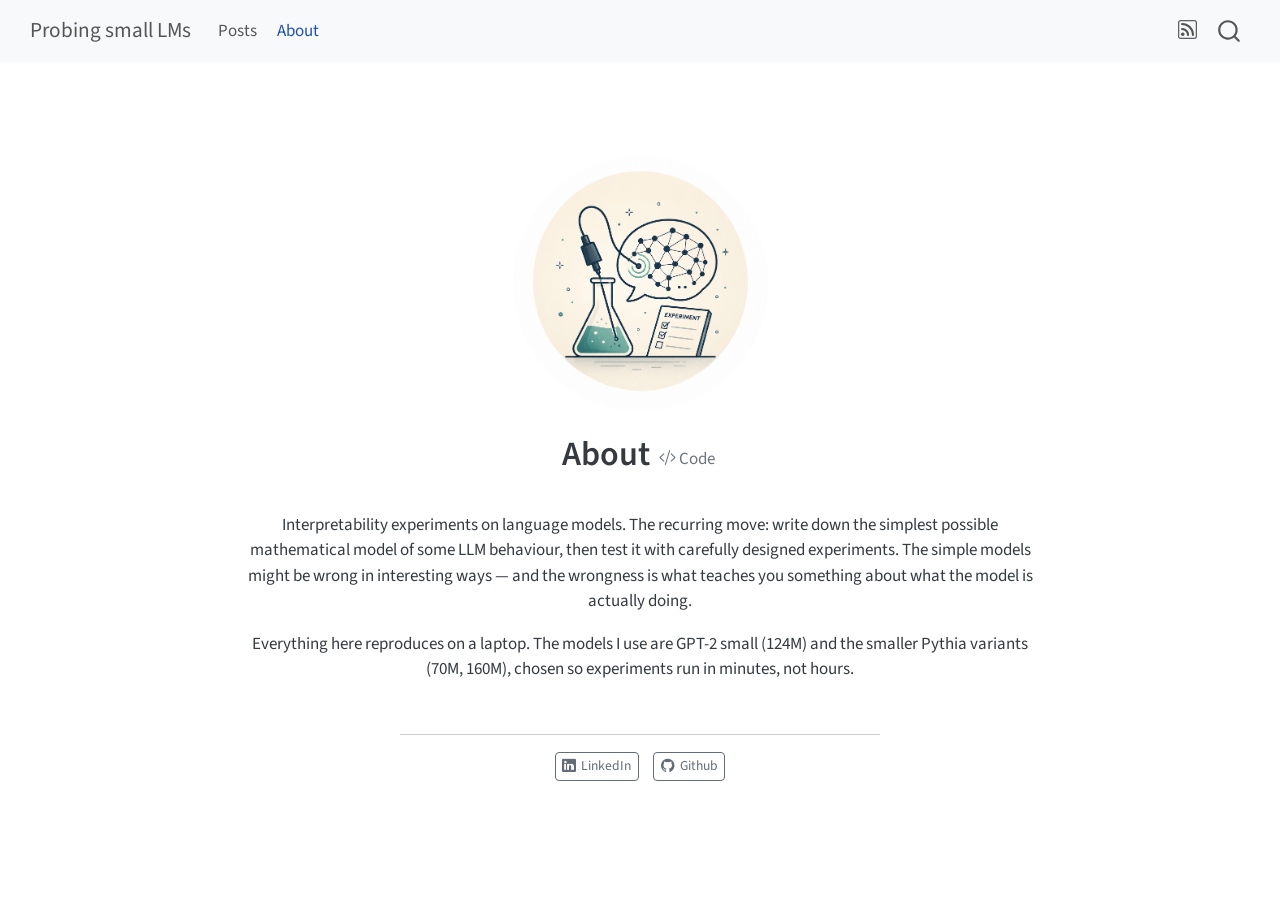
<file: about.html>
<!DOCTYPE html>
<html xmlns="http://www.w3.org/1999/xhtml" lang="en" xml:lang="en"><head>

<meta charset="utf-8">
<meta name="generator" content="quarto-1.9.37">

<meta name="viewport" content="width=device-width, initial-scale=1.0, user-scalable=yes">


<title>About – Probing small LMs</title>
<style>
/* Default styles provided by pandoc.
** See https://pandoc.org/MANUAL.html#variables-for-html for config info.
*/
code{white-space: pre-wrap;}
span.smallcaps{font-variant: small-caps;}
div.columns{display: flex; gap: min(4vw, 1.5em);}
div.column{flex: auto; overflow-x: auto;}
div.hanging-indent{margin-left: 1.5em; text-indent: -1.5em;}
ul.task-list{list-style: none;}
ul.task-list li input[type="checkbox"] {
  width: 0.8em;
  margin: 0 0.8em 0.2em -1em; /* quarto-specific, see https://github.com/quarto-dev/quarto-cli/issues/4556 */ 
  vertical-align: middle;
}
/* CSS for syntax highlighting */
html { -webkit-text-size-adjust: 100%; }
pre > code.sourceCode { white-space: pre; position: relative; }
pre > code.sourceCode > span { display: inline-block; line-height: 1.25; }
pre > code.sourceCode > span:empty { height: 1.2em; }
.sourceCode { overflow: visible; }
code.sourceCode > span { color: inherit; text-decoration: inherit; }
div.sourceCode { margin: 1em 0; }
pre.sourceCode { margin: 0; }
@media screen {
div.sourceCode { overflow: auto; }
}
@media print {
pre > code.sourceCode { white-space: pre-wrap; }
pre > code.sourceCode > span { text-indent: -5em; padding-left: 5em; }
}
pre.numberSource code
  { counter-reset: source-line 0; }
pre.numberSource code > span
  { position: relative; left: -4em; counter-increment: source-line; }
pre.numberSource code > span > a:first-child::before
  { content: counter(source-line);
    position: relative; left: -1em; text-align: right; vertical-align: baseline;
    border: none; display: inline-block;
    -webkit-touch-callout: none; -webkit-user-select: none;
    -khtml-user-select: none; -moz-user-select: none;
    -ms-user-select: none; user-select: none;
    padding: 0 4px; width: 4em;
  }
pre.numberSource { margin-left: 3em;  padding-left: 4px; }
div.sourceCode
  {   }
@media screen {
pre > code.sourceCode > span > a:first-child::before { text-decoration: underline; }
}
</style>


<script src="site_libs/quarto-nav/quarto-nav.js"></script>
<script src="site_libs/quarto-nav/headroom.min.js"></script>
<script src="site_libs/clipboard/clipboard.min.js"></script>
<script src="site_libs/quarto-search/autocomplete.umd.js"></script>
<script src="site_libs/quarto-search/fuse.min.js"></script>
<script src="site_libs/quarto-search/quarto-search.js"></script>
<meta name="quarto:offset" content="./">
<script src="site_libs/quarto-html/quarto.js" type="module"></script>
<script src="site_libs/quarto-html/tabsets/tabsets.js" type="module"></script>
<script src="site_libs/quarto-html/popper.min.js"></script>
<script src="site_libs/quarto-html/tippy.umd.min.js"></script>
<link href="site_libs/quarto-html/tippy.css" rel="stylesheet">
<link href="site_libs/quarto-html/quarto-syntax-highlighting-7f8f88aac4f3542376d5c11b86a4c14d.css" rel="stylesheet" id="quarto-text-highlighting-styles">
<script src="site_libs/bootstrap/bootstrap.min.js"></script>
<link href="site_libs/bootstrap/bootstrap-icons.css" rel="stylesheet">
<link href="site_libs/bootstrap/bootstrap-6388ad00bb6ecaefa25b9a98db1edf18.min.css" rel="stylesheet" append-hash="true" id="quarto-bootstrap" data-mode="light">
<script id="quarto-search-options" type="application/json">{
  "location": "navbar",
  "copy-button": false,
  "collapse-after": 3,
  "panel-placement": "end",
  "type": "overlay",
  "limit": 50,
  "keyboard-shortcut": [
    "f",
    "/",
    "s"
  ],
  "show-item-context": false,
  "language": {
    "search-no-results-text": "No results",
    "search-matching-documents-text": "matching documents",
    "search-copy-link-title": "Copy link to search",
    "search-hide-matches-text": "Hide additional matches",
    "search-more-match-text": "more match in this document",
    "search-more-matches-text": "more matches in this document",
    "search-clear-button-title": "Clear",
    "search-text-placeholder": "",
    "search-detached-cancel-button-title": "Cancel",
    "search-submit-button-title": "Submit",
    "search-label": "Search"
  }
}</script>


<link rel="stylesheet" href="styles.css">
</head>

<body class="nav-fixed fullcontent quarto-light">

<div id="quarto-search-results"></div>
  <header id="quarto-header" class="headroom fixed-top">
    <nav class="navbar navbar-expand-lg " data-bs-theme="dark">
      <div class="navbar-container container-fluid">
      <div class="navbar-brand-container mx-auto">
    <a class="navbar-brand" href="./index.html">
    <span class="navbar-title">Probing small LMs</span>
    </a>
  </div>
            <div id="quarto-search" class="" title="Search"></div>
          <button class="navbar-toggler" type="button" data-bs-toggle="collapse" data-bs-target="#navbarCollapse" aria-controls="navbarCollapse" role="menu" aria-expanded="false" aria-label="Toggle navigation" onclick="if (window.quartoToggleHeadroom) { window.quartoToggleHeadroom(); }">
  <span class="navbar-toggler-icon"></span>
</button>
          <div class="collapse navbar-collapse" id="navbarCollapse">
            <ul class="navbar-nav navbar-nav-scroll me-auto">
  <li class="nav-item">
    <a class="nav-link" href="./index.html"> 
<span class="menu-text">Posts</span></a>
  </li>  
  <li class="nav-item">
    <a class="nav-link active" href="./about.html" aria-current="page"> 
<span class="menu-text">About</span></a>
  </li>  
</ul>
            <ul class="navbar-nav navbar-nav-scroll ms-auto">
  <li class="nav-item compact">
    <a class="nav-link" href="./index.xml"> <i class="bi bi-rss" role="img">
</i> 
<span class="menu-text"></span></a>
  </li>  
</ul>
          </div> <!-- /navcollapse -->
            <div class="quarto-navbar-tools">
</div>
      </div> <!-- /container-fluid -->
    </nav>
</header>
<!-- content -->
<div id="quarto-content" class="quarto-container page-columns page-rows-contents page-layout-article page-navbar">
<!-- sidebar -->
<!-- margin-sidebar -->
    
<!-- main -->
<div class="quarto-about-jolla">
  <img src="profile.jpg" class="about-image
  round " style="height: 15em; width: 15em;">
 <header id="title-block-header" class="quarto-title-block default">
<div class="quarto-title">
<div class="quarto-title-block"><div><h1 class="title">About</h1><button type="button" class="btn code-tools-button" id="quarto-code-tools-source"><i class="bi"></i> Code</button></div></div>
</div>
<div class="quarto-title-meta">
  </div>
</header><main class="content" id="quarto-document-content">
<p>Interpretability experiments on language models. The recurring move: write down the simplest possible mathematical model of some LLM behaviour, then test it with carefully designed experiments. The simple models might be wrong in interesting ways — and the wrongness is what teaches you something about what the model is actually doing.</p>
<p>Everything here reproduces on a laptop. The models I use are GPT-2 small (124M) and the smaller Pythia variants (70M, 160M), chosen so experiments run in minutes, not hours.</p>


<!-- -->
</main> 
  <hr class="about-sep">
   <div class="about-links">
  <a href="https://www.linkedin.com/in/huangxing-li-30b645197/" class="about-link" rel="" target="">
    <i class="bi bi-linkedin"></i>
     <span class="about-link-text">LinkedIn</span>
  </a>
  <a href="https://github.com/hli1234/probing-small-lms" class="about-link" rel="" target="">
    <i class="bi bi-github"></i>
     <span class="about-link-text">Github</span>
  </a>
</div>
</div>
 <!-- /main -->
<script id="quarto-html-after-body" type="application/javascript">
  window.document.addEventListener("DOMContentLoaded", function (event) {
    const isCodeAnnotation = (el) => {
      for (const clz of el.classList) {
        if (clz.startsWith('code-annotation-')) {                     
          return true;
        }
      }
      return false;
    }
    const onCopySuccess = function(e) {
      // button target
      const button = e.trigger;
      // don't keep focus
      button.blur();
      // flash "checked"
      button.classList.add('code-copy-button-checked');
      var currentTitle = button.getAttribute("title");
      button.setAttribute("title", "Copied!");
      let tooltip;
      if (window.bootstrap) {
        button.setAttribute("data-bs-toggle", "tooltip");
        button.setAttribute("data-bs-placement", "left");
        button.setAttribute("data-bs-title", "Copied!");
        tooltip = new bootstrap.Tooltip(button, 
          { trigger: "manual", 
            customClass: "code-copy-button-tooltip",
            offset: [0, -8]});
        tooltip.show();    
      }
      setTimeout(function() {
        if (tooltip) {
          tooltip.hide();
          button.removeAttribute("data-bs-title");
          button.removeAttribute("data-bs-toggle");
          button.removeAttribute("data-bs-placement");
        }
        button.setAttribute("title", currentTitle);
        button.classList.remove('code-copy-button-checked');
      }, 1000);
      // clear code selection
      e.clearSelection();
    }
    const getTextToCopy = function(trigger) {
      const outerScaffold = trigger.parentElement.cloneNode(true);
      const codeEl = outerScaffold.querySelector('code');
      for (const childEl of codeEl.children) {
        if (isCodeAnnotation(childEl)) {
          childEl.remove();
        }
      }
      return codeEl.innerText;
    }
    const clipboard = new window.ClipboardJS('.code-copy-button:not([data-in-quarto-modal])', {
      text: getTextToCopy
    });
    clipboard.on('success', onCopySuccess);
    if (window.document.getElementById('quarto-embedded-source-code-modal')) {
      const clipboardModal = new window.ClipboardJS('.code-copy-button[data-in-quarto-modal]', {
        text: getTextToCopy,
        container: window.document.getElementById('quarto-embedded-source-code-modal')
      });
      clipboardModal.on('success', onCopySuccess);
    }
    const viewSource = window.document.getElementById('quarto-view-source') ||
                       window.document.getElementById('quarto-code-tools-source');
    if (viewSource) {
      const sourceUrl = viewSource.getAttribute("data-quarto-source-url");
      viewSource.addEventListener("click", function(e) {
        if (sourceUrl) {
          // rstudio viewer pane
          if (/\bcapabilities=\b/.test(window.location)) {
            window.open(sourceUrl);
          } else {
            window.location.href = sourceUrl;
          }
        } else {
          const modal = new bootstrap.Modal(document.getElementById('quarto-embedded-source-code-modal'));
          modal.show();
        }
        return false;
      });
    }
    function toggleCodeHandler(show) {
      return function(e) {
        const detailsSrc = window.document.querySelectorAll(".cell > details > .sourceCode");
        for (let i=0; i<detailsSrc.length; i++) {
          const details = detailsSrc[i].parentElement;
          if (show) {
            details.open = true;
          } else {
            details.removeAttribute("open");
          }
        }
        const cellCodeDivs = window.document.querySelectorAll(".cell > .sourceCode");
        const fromCls = show ? "hidden" : "unhidden";
        const toCls = show ? "unhidden" : "hidden";
        for (let i=0; i<cellCodeDivs.length; i++) {
          const codeDiv = cellCodeDivs[i];
          if (codeDiv.classList.contains(fromCls)) {
            codeDiv.classList.remove(fromCls);
            codeDiv.classList.add(toCls);
          } 
        }
        return false;
      }
    }
    const hideAllCode = window.document.getElementById("quarto-hide-all-code");
    if (hideAllCode) {
      hideAllCode.addEventListener("click", toggleCodeHandler(false));
    }
    const showAllCode = window.document.getElementById("quarto-show-all-code");
    if (showAllCode) {
      showAllCode.addEventListener("click", toggleCodeHandler(true));
    }
      var localhostRegex = new RegExp(/^(?:http|https):\/\/localhost\:?[0-9]*\//);
      var mailtoRegex = new RegExp(/^mailto:/);
        var filterRegex = new RegExp("https:\/\/hli1234\.github\.io\/probing-small-lms\/");
      var isInternal = (href) => {
          return filterRegex.test(href) || localhostRegex.test(href) || mailtoRegex.test(href);
      }
      // Inspect non-navigation links and adorn them if external
     var links = window.document.querySelectorAll('a[href]:not(.nav-link):not(.navbar-brand):not(.toc-action):not(.sidebar-link):not(.sidebar-item-toggle):not(.pagination-link):not(.no-external):not([aria-hidden]):not(.dropdown-item):not(.quarto-navigation-tool):not(.about-link)');
      for (var i=0; i<links.length; i++) {
        const link = links[i];
        if (!isInternal(link.href)) {
          // undo the damage that might have been done by quarto-nav.js in the case of
          // links that we want to consider external
          if (link.dataset.originalHref !== undefined) {
            link.href = link.dataset.originalHref;
          }
        }
      }
    function tippyHover(el, contentFn, onTriggerFn, onUntriggerFn) {
      const config = {
        allowHTML: true,
        maxWidth: 500,
        delay: 100,
        arrow: false,
        appendTo: function(el) {
            return el.parentElement;
        },
        interactive: true,
        interactiveBorder: 10,
        theme: 'quarto',
        placement: 'bottom-start',
      };
      if (contentFn) {
        config.content = contentFn;
      }
      if (onTriggerFn) {
        config.onTrigger = onTriggerFn;
      }
      if (onUntriggerFn) {
        config.onUntrigger = onUntriggerFn;
      }
      window.tippy(el, config); 
    }
    const noterefs = window.document.querySelectorAll('a[role="doc-noteref"]');
    for (var i=0; i<noterefs.length; i++) {
      const ref = noterefs[i];
      tippyHover(ref, function() {
        // use id or data attribute instead here
        let href = ref.getAttribute('data-footnote-href') || ref.getAttribute('href');
        try { href = new URL(href).hash; } catch {}
        const id = href.replace(/^#\/?/, "");
        const note = window.document.getElementById(id);
        if (note) {
          return note.innerHTML;
        } else {
          return "";
        }
      });
    }
    const xrefs = window.document.querySelectorAll('a.quarto-xref');
    const processXRef = (id, note) => {
      // Strip column container classes
      const stripColumnClz = (el) => {
        el.classList.remove("page-full", "page-columns");
        if (el.children) {
          for (const child of el.children) {
            stripColumnClz(child);
          }
        }
      }
      stripColumnClz(note)
      if (id === null || id.startsWith('sec-')) {
        // Special case sections, only their first couple elements
        const container = document.createElement("div");
        if (note.children && note.children.length > 2) {
          container.appendChild(note.children[0].cloneNode(true));
          for (let i = 1; i < note.children.length; i++) {
            const child = note.children[i];
            if (child.tagName === "P" && child.innerText === "") {
              continue;
            } else {
              container.appendChild(child.cloneNode(true));
              break;
            }
          }
          if (window.Quarto?.typesetMath) {
            window.Quarto.typesetMath(container);
          }
          return container.innerHTML
        } else {
          if (window.Quarto?.typesetMath) {
            window.Quarto.typesetMath(note);
          }
          return note.innerHTML;
        }
      } else {
        // Remove any anchor links if they are present
        const anchorLink = note.querySelector('a.anchorjs-link');
        if (anchorLink) {
          anchorLink.remove();
        }
        if (window.Quarto?.typesetMath) {
          window.Quarto.typesetMath(note);
        }
        if (note.classList.contains("callout")) {
          return note.outerHTML;
        } else {
          return note.innerHTML;
        }
      }
    }
    for (var i=0; i<xrefs.length; i++) {
      const xref = xrefs[i];
      tippyHover(xref, undefined, function(instance) {
        instance.disable();
        let url = xref.getAttribute('href');
        let hash = undefined; 
        if (url.startsWith('#')) {
          hash = url;
        } else {
          try { hash = new URL(url).hash; } catch {}
        }
        if (hash) {
          const id = hash.replace(/^#\/?/, "");
          const note = window.document.getElementById(id);
          if (note !== null) {
            try {
              const html = processXRef(id, note.cloneNode(true));
              instance.setContent(html);
            } finally {
              instance.enable();
              instance.show();
            }
          } else {
            // See if we can fetch this
            fetch(url.split('#')[0])
            .then(res => res.text())
            .then(html => {
              const parser = new DOMParser();
              const htmlDoc = parser.parseFromString(html, "text/html");
              const note = htmlDoc.getElementById(id);
              if (note !== null) {
                const html = processXRef(id, note);
                instance.setContent(html);
              } 
            }).finally(() => {
              instance.enable();
              instance.show();
            });
          }
        } else {
          // See if we can fetch a full url (with no hash to target)
          // This is a special case and we should probably do some content thinning / targeting
          fetch(url)
          .then(res => res.text())
          .then(html => {
            const parser = new DOMParser();
            const htmlDoc = parser.parseFromString(html, "text/html");
            const note = htmlDoc.querySelector('main.content');
            if (note !== null) {
              // This should only happen for chapter cross references
              // (since there is no id in the URL)
              // remove the first header
              if (note.children.length > 0 && note.children[0].tagName === "HEADER") {
                note.children[0].remove();
              }
              const html = processXRef(null, note);
              instance.setContent(html);
            } 
          }).finally(() => {
            instance.enable();
            instance.show();
          });
        }
      }, function(instance) {
      });
    }
        let selectedAnnoteEl;
        const selectorForAnnotation = ( cell, annotation) => {
          let cellAttr = 'data-code-cell="' + cell + '"';
          let lineAttr = 'data-code-annotation="' +  annotation + '"';
          const selector = 'span[' + cellAttr + '][' + lineAttr + ']';
          return selector;
        }
        const selectCodeLines = (annoteEl) => {
          const doc = window.document;
          const targetCell = annoteEl.getAttribute("data-target-cell");
          const targetAnnotation = annoteEl.getAttribute("data-target-annotation");
          const annoteSpan = window.document.querySelector(selectorForAnnotation(targetCell, targetAnnotation));
          const lines = annoteSpan.getAttribute("data-code-lines").split(",");
          const lineIds = lines.map((line) => {
            return targetCell + "-" + line;
          })
          let top = null;
          let height = null;
          let parent = null;
          if (lineIds.length > 0) {
              //compute the position of the single el (top and bottom and make a div)
              const el = window.document.getElementById(lineIds[0]);
              top = el.offsetTop;
              height = el.offsetHeight;
              parent = el.parentElement.parentElement;
            if (lineIds.length > 1) {
              const lastEl = window.document.getElementById(lineIds[lineIds.length - 1]);
              const bottom = lastEl.offsetTop + lastEl.offsetHeight;
              height = bottom - top;
            }
            if (top !== null && height !== null && parent !== null) {
              // cook up a div (if necessary) and position it 
              let div = window.document.getElementById("code-annotation-line-highlight");
              if (div === null) {
                div = window.document.createElement("div");
                div.setAttribute("id", "code-annotation-line-highlight");
                div.style.position = 'absolute';
                parent.appendChild(div);
              }
              div.style.top = top - 2 + "px";
              div.style.height = height + 4 + "px";
              div.style.left = 0;
              let gutterDiv = window.document.getElementById("code-annotation-line-highlight-gutter");
              if (gutterDiv === null) {
                gutterDiv = window.document.createElement("div");
                gutterDiv.setAttribute("id", "code-annotation-line-highlight-gutter");
                gutterDiv.style.position = 'absolute';
                const codeCell = window.document.getElementById(targetCell);
                const gutter = codeCell.querySelector('.code-annotation-gutter');
                gutter.appendChild(gutterDiv);
              }
              gutterDiv.style.top = top - 2 + "px";
              gutterDiv.style.height = height + 4 + "px";
            }
            selectedAnnoteEl = annoteEl;
          }
        };
        const unselectCodeLines = () => {
          const elementsIds = ["code-annotation-line-highlight", "code-annotation-line-highlight-gutter"];
          elementsIds.forEach((elId) => {
            const div = window.document.getElementById(elId);
            if (div) {
              div.remove();
            }
          });
          selectedAnnoteEl = undefined;
        };
          // Handle positioning of the toggle
      window.addEventListener(
        "resize",
        throttle(() => {
          elRect = undefined;
          if (selectedAnnoteEl) {
            selectCodeLines(selectedAnnoteEl);
          }
        }, 10)
      );
      function throttle(fn, ms) {
      let throttle = false;
      let timer;
        return (...args) => {
          if(!throttle) { // first call gets through
              fn.apply(this, args);
              throttle = true;
          } else { // all the others get throttled
              if(timer) clearTimeout(timer); // cancel #2
              timer = setTimeout(() => {
                fn.apply(this, args);
                timer = throttle = false;
              }, ms);
          }
        };
      }
        // Attach click handler to the DT
        const annoteDls = window.document.querySelectorAll('dt[data-target-cell]');
        for (const annoteDlNode of annoteDls) {
          annoteDlNode.addEventListener('click', (event) => {
            const clickedEl = event.target;
            if (clickedEl !== selectedAnnoteEl) {
              unselectCodeLines();
              const activeEl = window.document.querySelector('dt[data-target-cell].code-annotation-active');
              if (activeEl) {
                activeEl.classList.remove('code-annotation-active');
              }
              selectCodeLines(clickedEl);
              clickedEl.classList.add('code-annotation-active');
            } else {
              // Unselect the line
              unselectCodeLines();
              clickedEl.classList.remove('code-annotation-active');
            }
          });
        }
    const findCites = (el) => {
      const parentEl = el.parentElement;
      if (parentEl) {
        const cites = parentEl.dataset.cites;
        if (cites) {
          return {
            el,
            cites: cites.split(' ')
          };
        } else {
          return findCites(el.parentElement)
        }
      } else {
        return undefined;
      }
    };
    var bibliorefs = window.document.querySelectorAll('a[role="doc-biblioref"]');
    for (var i=0; i<bibliorefs.length; i++) {
      const ref = bibliorefs[i];
      const citeInfo = findCites(ref);
      if (citeInfo) {
        tippyHover(citeInfo.el, function() {
          var popup = window.document.createElement('div');
          citeInfo.cites.forEach(function(cite) {
            var citeDiv = window.document.createElement('div');
            citeDiv.classList.add('hanging-indent');
            citeDiv.classList.add('csl-entry');
            var biblioDiv = window.document.getElementById('ref-' + cite);
            if (biblioDiv) {
              citeDiv.innerHTML = biblioDiv.innerHTML;
            }
            popup.appendChild(citeDiv);
          });
          return popup.innerHTML;
        });
      }
    }
  });
  </script><div class="modal fade" id="quarto-embedded-source-code-modal" tabindex="-1" aria-labelledby="quarto-embedded-source-code-modal-label" aria-hidden="true"><div class="modal-dialog modal-dialog-scrollable"><div class="modal-content"><div class="modal-header"><h5 class="modal-title" id="quarto-embedded-source-code-modal-label">Source Code</h5><button class="btn-close" data-bs-dismiss="modal"></button></div><div class="modal-body"><div class="">
<div class="code-copy-outer-scaffold"><div class="sourceCode" id="cb1" data-shortcodes="false"><pre class="sourceCode markdown code-with-copy"><code class="sourceCode markdown"><span id="cb1-1"><a href="#cb1-1" aria-hidden="true" tabindex="-1"></a><span class="co">---</span></span>
<span id="cb1-2"><a href="#cb1-2" aria-hidden="true" tabindex="-1"></a><span class="an">title:</span><span class="co"> "About"</span></span>
<span id="cb1-3"><a href="#cb1-3" aria-hidden="true" tabindex="-1"></a><span class="an">image:</span><span class="co"> profile.jpg</span></span>
<span id="cb1-4"><a href="#cb1-4" aria-hidden="true" tabindex="-1"></a><span class="an">about:</span></span>
<span id="cb1-5"><a href="#cb1-5" aria-hidden="true" tabindex="-1"></a><span class="co">  template: jolla</span></span>
<span id="cb1-6"><a href="#cb1-6" aria-hidden="true" tabindex="-1"></a><span class="co">  links:</span></span>
<span id="cb1-7"><a href="#cb1-7" aria-hidden="true" tabindex="-1"></a><span class="co">    - icon: linkedin</span></span>
<span id="cb1-8"><a href="#cb1-8" aria-hidden="true" tabindex="-1"></a><span class="co">      text: LinkedIn</span></span>
<span id="cb1-9"><a href="#cb1-9" aria-hidden="true" tabindex="-1"></a><span class="co">      href: https://www.linkedin.com/in/huangxing-li-30b645197/</span></span>
<span id="cb1-10"><a href="#cb1-10" aria-hidden="true" tabindex="-1"></a><span class="co">    - icon: github</span></span>
<span id="cb1-11"><a href="#cb1-11" aria-hidden="true" tabindex="-1"></a><span class="co">      text: Github</span></span>
<span id="cb1-12"><a href="#cb1-12" aria-hidden="true" tabindex="-1"></a><span class="co">      href: https://github.com/hli1234/probing-small-lms</span></span>
<span id="cb1-13"><a href="#cb1-13" aria-hidden="true" tabindex="-1"></a><span class="co">---</span></span>
<span id="cb1-14"><a href="#cb1-14" aria-hidden="true" tabindex="-1"></a></span>
<span id="cb1-15"><a href="#cb1-15" aria-hidden="true" tabindex="-1"></a>Interpretability experiments on</span>
<span id="cb1-16"><a href="#cb1-16" aria-hidden="true" tabindex="-1"></a>language models. The recurring move: write down the simplest possible</span>
<span id="cb1-17"><a href="#cb1-17" aria-hidden="true" tabindex="-1"></a>mathematical model of some LLM behaviour, then test it with carefully designed experiments.</span>
<span id="cb1-18"><a href="#cb1-18" aria-hidden="true" tabindex="-1"></a>The simple models might be wrong in interesting ways — and the wrongness</span>
<span id="cb1-19"><a href="#cb1-19" aria-hidden="true" tabindex="-1"></a>is what teaches you something about what the model is actually doing.</span>
<span id="cb1-20"><a href="#cb1-20" aria-hidden="true" tabindex="-1"></a></span>
<span id="cb1-21"><a href="#cb1-21" aria-hidden="true" tabindex="-1"></a>Everything here reproduces on a laptop. The models I use are GPT-2</span>
<span id="cb1-22"><a href="#cb1-22" aria-hidden="true" tabindex="-1"></a>small (124M) and the smaller Pythia variants (70M, 160M), chosen so</span>
<span id="cb1-23"><a href="#cb1-23" aria-hidden="true" tabindex="-1"></a>experiments run in minutes, not hours.</span></code></pre></div><button title="Copy to Clipboard" class="code-copy-button" data-in-quarto-modal=""><i class="bi"></i></button></div>
</div></div></div></div></div>
</div> <!-- /content -->




</body></html>
</file>
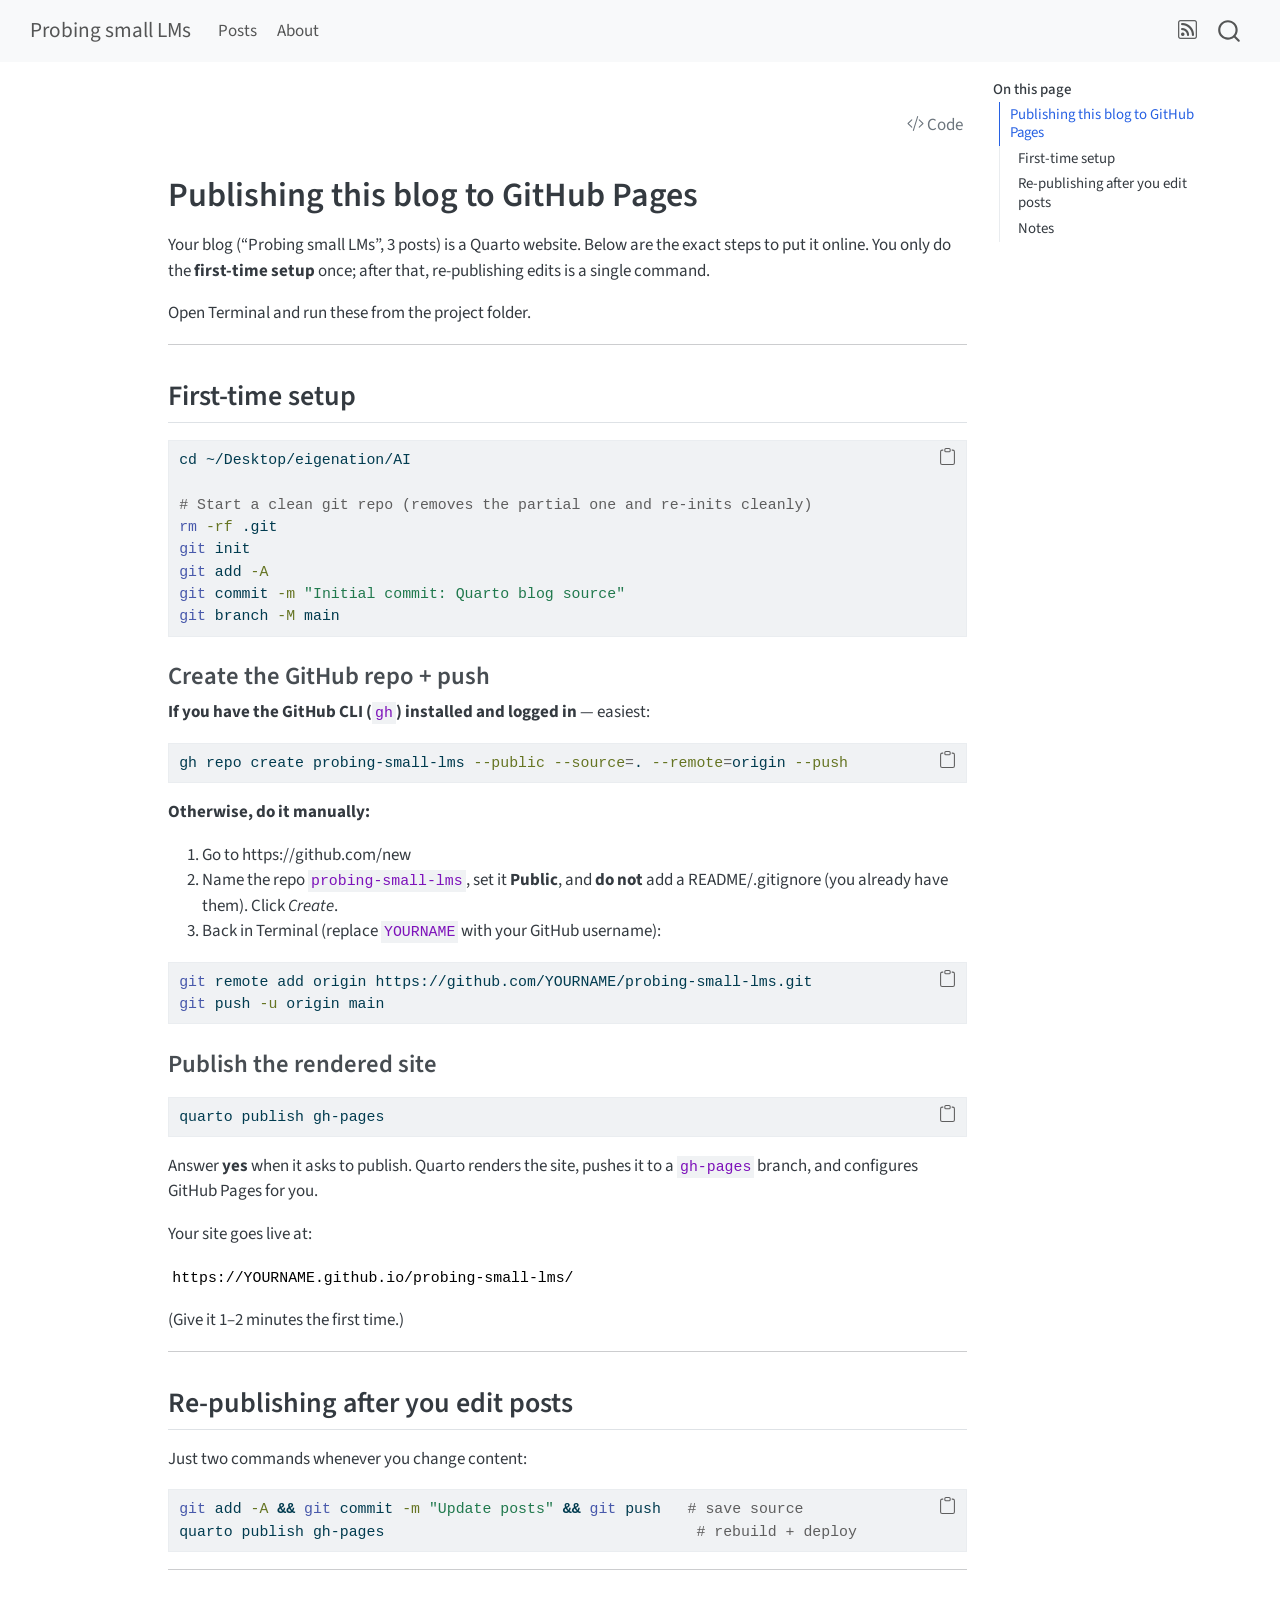
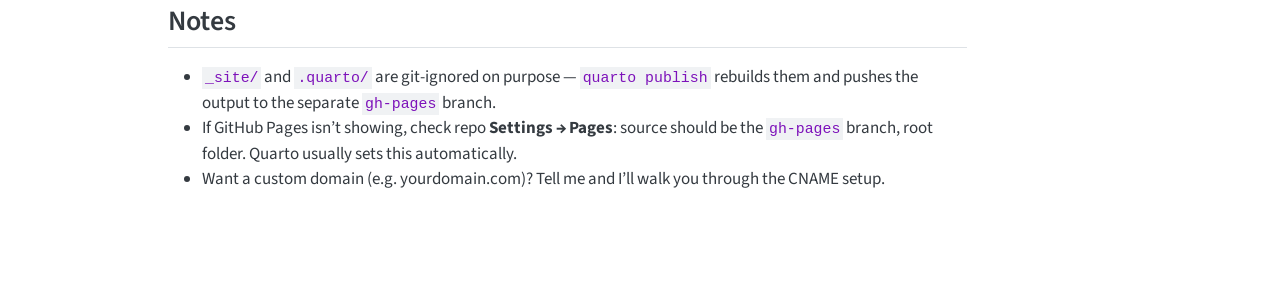
<file: PUBLISH.html>
<!DOCTYPE html>
<html xmlns="http://www.w3.org/1999/xhtml" lang="en" xml:lang="en"><head>

<meta charset="utf-8">
<meta name="generator" content="quarto-1.9.37">

<meta name="viewport" content="width=device-width, initial-scale=1.0, user-scalable=yes">


<title>publish – Probing small LMs</title>
<style>
/* Default styles provided by pandoc.
** See https://pandoc.org/MANUAL.html#variables-for-html for config info.
*/
code{white-space: pre-wrap;}
span.smallcaps{font-variant: small-caps;}
div.columns{display: flex; gap: min(4vw, 1.5em);}
div.column{flex: auto; overflow-x: auto;}
div.hanging-indent{margin-left: 1.5em; text-indent: -1.5em;}
ul.task-list{list-style: none;}
ul.task-list li input[type="checkbox"] {
  width: 0.8em;
  margin: 0 0.8em 0.2em -1em; /* quarto-specific, see https://github.com/quarto-dev/quarto-cli/issues/4556 */ 
  vertical-align: middle;
}
/* CSS for syntax highlighting */
html { -webkit-text-size-adjust: 100%; }
pre > code.sourceCode { white-space: pre; position: relative; }
pre > code.sourceCode > span { display: inline-block; line-height: 1.25; }
pre > code.sourceCode > span:empty { height: 1.2em; }
.sourceCode { overflow: visible; }
code.sourceCode > span { color: inherit; text-decoration: inherit; }
div.sourceCode { margin: 1em 0; }
pre.sourceCode { margin: 0; }
@media screen {
div.sourceCode { overflow: auto; }
}
@media print {
pre > code.sourceCode { white-space: pre-wrap; }
pre > code.sourceCode > span { text-indent: -5em; padding-left: 5em; }
}
pre.numberSource code
  { counter-reset: source-line 0; }
pre.numberSource code > span
  { position: relative; left: -4em; counter-increment: source-line; }
pre.numberSource code > span > a:first-child::before
  { content: counter(source-line);
    position: relative; left: -1em; text-align: right; vertical-align: baseline;
    border: none; display: inline-block;
    -webkit-touch-callout: none; -webkit-user-select: none;
    -khtml-user-select: none; -moz-user-select: none;
    -ms-user-select: none; user-select: none;
    padding: 0 4px; width: 4em;
  }
pre.numberSource { margin-left: 3em;  padding-left: 4px; }
div.sourceCode
  {   }
@media screen {
pre > code.sourceCode > span > a:first-child::before { text-decoration: underline; }
}
</style>


<script src="site_libs/quarto-nav/quarto-nav.js"></script>
<script src="site_libs/quarto-nav/headroom.min.js"></script>
<script src="site_libs/clipboard/clipboard.min.js"></script>
<script src="site_libs/quarto-search/autocomplete.umd.js"></script>
<script src="site_libs/quarto-search/fuse.min.js"></script>
<script src="site_libs/quarto-search/quarto-search.js"></script>
<meta name="quarto:offset" content="./">
<script src="site_libs/quarto-html/quarto.js" type="module"></script>
<script src="site_libs/quarto-html/tabsets/tabsets.js" type="module"></script>
<script src="site_libs/quarto-html/popper.min.js"></script>
<script src="site_libs/quarto-html/tippy.umd.min.js"></script>
<script src="site_libs/quarto-html/anchor.min.js"></script>
<link href="site_libs/quarto-html/tippy.css" rel="stylesheet">
<link href="site_libs/quarto-html/quarto-syntax-highlighting-7f8f88aac4f3542376d5c11b86a4c14d.css" rel="stylesheet" id="quarto-text-highlighting-styles">
<script src="site_libs/bootstrap/bootstrap.min.js"></script>
<link href="site_libs/bootstrap/bootstrap-icons.css" rel="stylesheet">
<link href="site_libs/bootstrap/bootstrap-6388ad00bb6ecaefa25b9a98db1edf18.min.css" rel="stylesheet" append-hash="true" id="quarto-bootstrap" data-mode="light">
<script id="quarto-search-options" type="application/json">{
  "location": "navbar",
  "copy-button": false,
  "collapse-after": 3,
  "panel-placement": "end",
  "type": "overlay",
  "limit": 50,
  "keyboard-shortcut": [
    "f",
    "/",
    "s"
  ],
  "show-item-context": false,
  "language": {
    "search-no-results-text": "No results",
    "search-matching-documents-text": "matching documents",
    "search-copy-link-title": "Copy link to search",
    "search-hide-matches-text": "Hide additional matches",
    "search-more-match-text": "more match in this document",
    "search-more-matches-text": "more matches in this document",
    "search-clear-button-title": "Clear",
    "search-text-placeholder": "",
    "search-detached-cancel-button-title": "Cancel",
    "search-submit-button-title": "Submit",
    "search-label": "Search"
  }
}</script>


<link rel="stylesheet" href="styles.css">
</head>

<body class="nav-fixed quarto-light">

<div id="quarto-search-results"></div>
  <header id="quarto-header" class="headroom fixed-top">
    <nav class="navbar navbar-expand-lg " data-bs-theme="dark">
      <div class="navbar-container container-fluid">
      <div class="navbar-brand-container mx-auto">
    <a class="navbar-brand" href="./index.html">
    <span class="navbar-title">Probing small LMs</span>
    </a>
  </div>
            <div id="quarto-search" class="" title="Search"></div>
          <button class="navbar-toggler" type="button" data-bs-toggle="collapse" data-bs-target="#navbarCollapse" aria-controls="navbarCollapse" role="menu" aria-expanded="false" aria-label="Toggle navigation" onclick="if (window.quartoToggleHeadroom) { window.quartoToggleHeadroom(); }">
  <span class="navbar-toggler-icon"></span>
</button>
          <div class="collapse navbar-collapse" id="navbarCollapse">
            <ul class="navbar-nav navbar-nav-scroll me-auto">
  <li class="nav-item">
    <a class="nav-link" href="./index.html"> 
<span class="menu-text">Posts</span></a>
  </li>  
  <li class="nav-item">
    <a class="nav-link" href="./about.html"> 
<span class="menu-text">About</span></a>
  </li>  
</ul>
            <ul class="navbar-nav navbar-nav-scroll ms-auto">
  <li class="nav-item compact">
    <a class="nav-link" href="./index.xml"> <i class="bi bi-rss" role="img">
</i> 
<span class="menu-text"></span></a>
  </li>  
</ul>
          </div> <!-- /navcollapse -->
            <div class="quarto-navbar-tools">
</div>
      </div> <!-- /container-fluid -->
    </nav>
</header>
<!-- content -->
<div id="quarto-content" class="quarto-container page-columns page-rows-contents page-layout-article page-navbar">
<!-- sidebar -->
<!-- margin-sidebar -->
    <div id="quarto-margin-sidebar" class="sidebar margin-sidebar">
        <nav id="TOC" role="doc-toc" class="toc-active">
    <h2 id="toc-title">On this page</h2>
   
  <ul>
  <li><a href="#publishing-this-blog-to-github-pages" id="toc-publishing-this-blog-to-github-pages" class="nav-link active" data-scroll-target="#publishing-this-blog-to-github-pages">Publishing this blog to GitHub Pages</a>
  <ul class="collapse">
  <li><a href="#first-time-setup" id="toc-first-time-setup" class="nav-link" data-scroll-target="#first-time-setup">First-time setup</a>
  <ul class="collapse">
  <li><a href="#create-the-github-repo-push" id="toc-create-the-github-repo-push" class="nav-link" data-scroll-target="#create-the-github-repo-push">Create the GitHub repo + push</a></li>
  <li><a href="#publish-the-rendered-site" id="toc-publish-the-rendered-site" class="nav-link" data-scroll-target="#publish-the-rendered-site">Publish the rendered site</a></li>
  </ul></li>
  <li><a href="#re-publishing-after-you-edit-posts" id="toc-re-publishing-after-you-edit-posts" class="nav-link" data-scroll-target="#re-publishing-after-you-edit-posts">Re-publishing after you edit posts</a></li>
  <li><a href="#notes" id="toc-notes" class="nav-link" data-scroll-target="#notes">Notes</a></li>
  </ul></li>
  </ul>
</nav>
    </div>
<!-- main -->
<main class="content" id="quarto-document-content"><header id="title-block-header" class="quarto-title-block"><h1 class="title display-7"></h1></header><div class="quarto-title-block"><div class="quarto-title-tools-only"><button type="button" class="btn code-tools-button" id="quarto-code-tools-source"><i class="bi"></i> Code</button></div></div>




<section id="publishing-this-blog-to-github-pages" class="level1">
<h1>Publishing this blog to GitHub Pages</h1>
<p>Your blog (“Probing small LMs”, 3 posts) is a Quarto website. Below are the exact steps to put it online. You only do the <strong>first-time setup</strong> once; after that, re-publishing edits is a single command.</p>
<p>Open Terminal and run these from the project folder.</p>
<hr>
<section id="first-time-setup" class="level2">
<h2 class="anchored" data-anchor-id="first-time-setup">First-time setup</h2>
<div class="code-copy-outer-scaffold"><div class="sourceCode" id="cb1"><pre class="sourceCode bash code-with-copy"><code class="sourceCode bash"><span id="cb1-1"><a href="#cb1-1" aria-hidden="true" tabindex="-1"></a><span class="bu">cd</span> ~/Desktop/eigenation/AI</span>
<span id="cb1-2"><a href="#cb1-2" aria-hidden="true" tabindex="-1"></a></span>
<span id="cb1-3"><a href="#cb1-3" aria-hidden="true" tabindex="-1"></a><span class="co"># Start a clean git repo (removes the partial one and re-inits cleanly)</span></span>
<span id="cb1-4"><a href="#cb1-4" aria-hidden="true" tabindex="-1"></a><span class="fu">rm</span> <span class="at">-rf</span> .git</span>
<span id="cb1-5"><a href="#cb1-5" aria-hidden="true" tabindex="-1"></a><span class="fu">git</span> init</span>
<span id="cb1-6"><a href="#cb1-6" aria-hidden="true" tabindex="-1"></a><span class="fu">git</span> add <span class="at">-A</span></span>
<span id="cb1-7"><a href="#cb1-7" aria-hidden="true" tabindex="-1"></a><span class="fu">git</span> commit <span class="at">-m</span> <span class="st">"Initial commit: Quarto blog source"</span></span>
<span id="cb1-8"><a href="#cb1-8" aria-hidden="true" tabindex="-1"></a><span class="fu">git</span> branch <span class="at">-M</span> main</span></code></pre></div><button title="Copy to Clipboard" class="code-copy-button"><i class="bi"></i></button></div>
<section id="create-the-github-repo-push" class="level3">
<h3 class="anchored" data-anchor-id="create-the-github-repo-push">Create the GitHub repo + push</h3>
<p><strong>If you have the GitHub CLI (<code>gh</code>) installed and logged in</strong> — easiest:</p>
<div class="code-copy-outer-scaffold"><div class="sourceCode" id="cb2"><pre class="sourceCode bash code-with-copy"><code class="sourceCode bash"><span id="cb2-1"><a href="#cb2-1" aria-hidden="true" tabindex="-1"></a><span class="ex">gh</span> repo create probing-small-lms <span class="at">--public</span> <span class="at">--source</span><span class="op">=</span>. <span class="at">--remote</span><span class="op">=</span>origin <span class="at">--push</span></span></code></pre></div><button title="Copy to Clipboard" class="code-copy-button"><i class="bi"></i></button></div>
<p><strong>Otherwise, do it manually:</strong></p>
<ol type="1">
<li>Go to https://github.com/new</li>
<li>Name the repo <code>probing-small-lms</code>, set it <strong>Public</strong>, and <strong>do not</strong> add a README/.gitignore (you already have them). Click <em>Create</em>.</li>
<li>Back in Terminal (replace <code>YOURNAME</code> with your GitHub username):</li>
</ol>
<div class="code-copy-outer-scaffold"><div class="sourceCode" id="cb3"><pre class="sourceCode bash code-with-copy"><code class="sourceCode bash"><span id="cb3-1"><a href="#cb3-1" aria-hidden="true" tabindex="-1"></a><span class="fu">git</span> remote add origin https://github.com/YOURNAME/probing-small-lms.git</span>
<span id="cb3-2"><a href="#cb3-2" aria-hidden="true" tabindex="-1"></a><span class="fu">git</span> push <span class="at">-u</span> origin main</span></code></pre></div><button title="Copy to Clipboard" class="code-copy-button"><i class="bi"></i></button></div>
</section>
<section id="publish-the-rendered-site" class="level3">
<h3 class="anchored" data-anchor-id="publish-the-rendered-site">Publish the rendered site</h3>
<div class="code-copy-outer-scaffold"><div class="sourceCode" id="cb4"><pre class="sourceCode bash code-with-copy"><code class="sourceCode bash"><span id="cb4-1"><a href="#cb4-1" aria-hidden="true" tabindex="-1"></a><span class="ex">quarto</span> publish gh-pages</span></code></pre></div><button title="Copy to Clipboard" class="code-copy-button"><i class="bi"></i></button></div>
<p>Answer <strong>yes</strong> when it asks to publish. Quarto renders the site, pushes it to a <code>gh-pages</code> branch, and configures GitHub Pages for you.</p>
<p>Your site goes live at:</p>
<pre><code>https://YOURNAME.github.io/probing-small-lms/</code></pre>
<p>(Give it 1–2 minutes the first time.)</p>
<hr>
</section>
</section>
<section id="re-publishing-after-you-edit-posts" class="level2">
<h2 class="anchored" data-anchor-id="re-publishing-after-you-edit-posts">Re-publishing after you edit posts</h2>
<p>Just two commands whenever you change content:</p>
<div class="code-copy-outer-scaffold"><div class="sourceCode" id="cb6"><pre class="sourceCode bash code-with-copy"><code class="sourceCode bash"><span id="cb6-1"><a href="#cb6-1" aria-hidden="true" tabindex="-1"></a><span class="fu">git</span> add <span class="at">-A</span> <span class="kw">&amp;&amp;</span> <span class="fu">git</span> commit <span class="at">-m</span> <span class="st">"Update posts"</span> <span class="kw">&amp;&amp;</span> <span class="fu">git</span> push   <span class="co"># save source</span></span>
<span id="cb6-2"><a href="#cb6-2" aria-hidden="true" tabindex="-1"></a><span class="ex">quarto</span> publish gh-pages                                   <span class="co"># rebuild + deploy</span></span></code></pre></div><button title="Copy to Clipboard" class="code-copy-button"><i class="bi"></i></button></div>
<hr>
</section>
<section id="notes" class="level2">
<h2 class="anchored" data-anchor-id="notes">Notes</h2>
<ul>
<li><code>_site/</code> and <code>.quarto/</code> are git-ignored on purpose — <code>quarto publish</code> rebuilds them and pushes the output to the separate <code>gh-pages</code> branch.</li>
<li>If GitHub Pages isn’t showing, check repo <strong>Settings → Pages</strong>: source should be the <code>gh-pages</code> branch, root folder. Quarto usually sets this automatically.</li>
<li>Want a custom domain (e.g.&nbsp;yourdomain.com)? Tell me and I’ll walk you through the CNAME setup.</li>
</ul>


<!-- -->

</section>
</section>

</main> <!-- /main -->
<script id="quarto-html-after-body" type="application/javascript">
  window.document.addEventListener("DOMContentLoaded", function (event) {
    const icon = "";
    const anchorJS = new window.AnchorJS();
    anchorJS.options = {
      placement: 'right',
      icon: icon
    };
    anchorJS.add('.anchored');
    const isCodeAnnotation = (el) => {
      for (const clz of el.classList) {
        if (clz.startsWith('code-annotation-')) {                     
          return true;
        }
      }
      return false;
    }
    const onCopySuccess = function(e) {
      // button target
      const button = e.trigger;
      // don't keep focus
      button.blur();
      // flash "checked"
      button.classList.add('code-copy-button-checked');
      var currentTitle = button.getAttribute("title");
      button.setAttribute("title", "Copied!");
      let tooltip;
      if (window.bootstrap) {
        button.setAttribute("data-bs-toggle", "tooltip");
        button.setAttribute("data-bs-placement", "left");
        button.setAttribute("data-bs-title", "Copied!");
        tooltip = new bootstrap.Tooltip(button, 
          { trigger: "manual", 
            customClass: "code-copy-button-tooltip",
            offset: [0, -8]});
        tooltip.show();    
      }
      setTimeout(function() {
        if (tooltip) {
          tooltip.hide();
          button.removeAttribute("data-bs-title");
          button.removeAttribute("data-bs-toggle");
          button.removeAttribute("data-bs-placement");
        }
        button.setAttribute("title", currentTitle);
        button.classList.remove('code-copy-button-checked');
      }, 1000);
      // clear code selection
      e.clearSelection();
    }
    const getTextToCopy = function(trigger) {
      const outerScaffold = trigger.parentElement.cloneNode(true);
      const codeEl = outerScaffold.querySelector('code');
      for (const childEl of codeEl.children) {
        if (isCodeAnnotation(childEl)) {
          childEl.remove();
        }
      }
      return codeEl.innerText;
    }
    const clipboard = new window.ClipboardJS('.code-copy-button:not([data-in-quarto-modal])', {
      text: getTextToCopy
    });
    clipboard.on('success', onCopySuccess);
    if (window.document.getElementById('quarto-embedded-source-code-modal')) {
      const clipboardModal = new window.ClipboardJS('.code-copy-button[data-in-quarto-modal]', {
        text: getTextToCopy,
        container: window.document.getElementById('quarto-embedded-source-code-modal')
      });
      clipboardModal.on('success', onCopySuccess);
    }
    const viewSource = window.document.getElementById('quarto-view-source') ||
                       window.document.getElementById('quarto-code-tools-source');
    if (viewSource) {
      const sourceUrl = viewSource.getAttribute("data-quarto-source-url");
      viewSource.addEventListener("click", function(e) {
        if (sourceUrl) {
          // rstudio viewer pane
          if (/\bcapabilities=\b/.test(window.location)) {
            window.open(sourceUrl);
          } else {
            window.location.href = sourceUrl;
          }
        } else {
          const modal = new bootstrap.Modal(document.getElementById('quarto-embedded-source-code-modal'));
          modal.show();
        }
        return false;
      });
    }
    function toggleCodeHandler(show) {
      return function(e) {
        const detailsSrc = window.document.querySelectorAll(".cell > details > .sourceCode");
        for (let i=0; i<detailsSrc.length; i++) {
          const details = detailsSrc[i].parentElement;
          if (show) {
            details.open = true;
          } else {
            details.removeAttribute("open");
          }
        }
        const cellCodeDivs = window.document.querySelectorAll(".cell > .sourceCode");
        const fromCls = show ? "hidden" : "unhidden";
        const toCls = show ? "unhidden" : "hidden";
        for (let i=0; i<cellCodeDivs.length; i++) {
          const codeDiv = cellCodeDivs[i];
          if (codeDiv.classList.contains(fromCls)) {
            codeDiv.classList.remove(fromCls);
            codeDiv.classList.add(toCls);
          } 
        }
        return false;
      }
    }
    const hideAllCode = window.document.getElementById("quarto-hide-all-code");
    if (hideAllCode) {
      hideAllCode.addEventListener("click", toggleCodeHandler(false));
    }
    const showAllCode = window.document.getElementById("quarto-show-all-code");
    if (showAllCode) {
      showAllCode.addEventListener("click", toggleCodeHandler(true));
    }
      var localhostRegex = new RegExp(/^(?:http|https):\/\/localhost\:?[0-9]*\//);
      var mailtoRegex = new RegExp(/^mailto:/);
        var filterRegex = new RegExp("https:\/\/hli1234\.github\.io\/probing-small-lms\/");
      var isInternal = (href) => {
          return filterRegex.test(href) || localhostRegex.test(href) || mailtoRegex.test(href);
      }
      // Inspect non-navigation links and adorn them if external
     var links = window.document.querySelectorAll('a[href]:not(.nav-link):not(.navbar-brand):not(.toc-action):not(.sidebar-link):not(.sidebar-item-toggle):not(.pagination-link):not(.no-external):not([aria-hidden]):not(.dropdown-item):not(.quarto-navigation-tool):not(.about-link)');
      for (var i=0; i<links.length; i++) {
        const link = links[i];
        if (!isInternal(link.href)) {
          // undo the damage that might have been done by quarto-nav.js in the case of
          // links that we want to consider external
          if (link.dataset.originalHref !== undefined) {
            link.href = link.dataset.originalHref;
          }
        }
      }
    function tippyHover(el, contentFn, onTriggerFn, onUntriggerFn) {
      const config = {
        allowHTML: true,
        maxWidth: 500,
        delay: 100,
        arrow: false,
        appendTo: function(el) {
            return el.parentElement;
        },
        interactive: true,
        interactiveBorder: 10,
        theme: 'quarto',
        placement: 'bottom-start',
      };
      if (contentFn) {
        config.content = contentFn;
      }
      if (onTriggerFn) {
        config.onTrigger = onTriggerFn;
      }
      if (onUntriggerFn) {
        config.onUntrigger = onUntriggerFn;
      }
      window.tippy(el, config); 
    }
    const noterefs = window.document.querySelectorAll('a[role="doc-noteref"]');
    for (var i=0; i<noterefs.length; i++) {
      const ref = noterefs[i];
      tippyHover(ref, function() {
        // use id or data attribute instead here
        let href = ref.getAttribute('data-footnote-href') || ref.getAttribute('href');
        try { href = new URL(href).hash; } catch {}
        const id = href.replace(/^#\/?/, "");
        const note = window.document.getElementById(id);
        if (note) {
          return note.innerHTML;
        } else {
          return "";
        }
      });
    }
    const xrefs = window.document.querySelectorAll('a.quarto-xref');
    const processXRef = (id, note) => {
      // Strip column container classes
      const stripColumnClz = (el) => {
        el.classList.remove("page-full", "page-columns");
        if (el.children) {
          for (const child of el.children) {
            stripColumnClz(child);
          }
        }
      }
      stripColumnClz(note)
      if (id === null || id.startsWith('sec-')) {
        // Special case sections, only their first couple elements
        const container = document.createElement("div");
        if (note.children && note.children.length > 2) {
          container.appendChild(note.children[0].cloneNode(true));
          for (let i = 1; i < note.children.length; i++) {
            const child = note.children[i];
            if (child.tagName === "P" && child.innerText === "") {
              continue;
            } else {
              container.appendChild(child.cloneNode(true));
              break;
            }
          }
          if (window.Quarto?.typesetMath) {
            window.Quarto.typesetMath(container);
          }
          return container.innerHTML
        } else {
          if (window.Quarto?.typesetMath) {
            window.Quarto.typesetMath(note);
          }
          return note.innerHTML;
        }
      } else {
        // Remove any anchor links if they are present
        const anchorLink = note.querySelector('a.anchorjs-link');
        if (anchorLink) {
          anchorLink.remove();
        }
        if (window.Quarto?.typesetMath) {
          window.Quarto.typesetMath(note);
        }
        if (note.classList.contains("callout")) {
          return note.outerHTML;
        } else {
          return note.innerHTML;
        }
      }
    }
    for (var i=0; i<xrefs.length; i++) {
      const xref = xrefs[i];
      tippyHover(xref, undefined, function(instance) {
        instance.disable();
        let url = xref.getAttribute('href');
        let hash = undefined; 
        if (url.startsWith('#')) {
          hash = url;
        } else {
          try { hash = new URL(url).hash; } catch {}
        }
        if (hash) {
          const id = hash.replace(/^#\/?/, "");
          const note = window.document.getElementById(id);
          if (note !== null) {
            try {
              const html = processXRef(id, note.cloneNode(true));
              instance.setContent(html);
            } finally {
              instance.enable();
              instance.show();
            }
          } else {
            // See if we can fetch this
            fetch(url.split('#')[0])
            .then(res => res.text())
            .then(html => {
              const parser = new DOMParser();
              const htmlDoc = parser.parseFromString(html, "text/html");
              const note = htmlDoc.getElementById(id);
              if (note !== null) {
                const html = processXRef(id, note);
                instance.setContent(html);
              } 
            }).finally(() => {
              instance.enable();
              instance.show();
            });
          }
        } else {
          // See if we can fetch a full url (with no hash to target)
          // This is a special case and we should probably do some content thinning / targeting
          fetch(url)
          .then(res => res.text())
          .then(html => {
            const parser = new DOMParser();
            const htmlDoc = parser.parseFromString(html, "text/html");
            const note = htmlDoc.querySelector('main.content');
            if (note !== null) {
              // This should only happen for chapter cross references
              // (since there is no id in the URL)
              // remove the first header
              if (note.children.length > 0 && note.children[0].tagName === "HEADER") {
                note.children[0].remove();
              }
              const html = processXRef(null, note);
              instance.setContent(html);
            } 
          }).finally(() => {
            instance.enable();
            instance.show();
          });
        }
      }, function(instance) {
      });
    }
        let selectedAnnoteEl;
        const selectorForAnnotation = ( cell, annotation) => {
          let cellAttr = 'data-code-cell="' + cell + '"';
          let lineAttr = 'data-code-annotation="' +  annotation + '"';
          const selector = 'span[' + cellAttr + '][' + lineAttr + ']';
          return selector;
        }
        const selectCodeLines = (annoteEl) => {
          const doc = window.document;
          const targetCell = annoteEl.getAttribute("data-target-cell");
          const targetAnnotation = annoteEl.getAttribute("data-target-annotation");
          const annoteSpan = window.document.querySelector(selectorForAnnotation(targetCell, targetAnnotation));
          const lines = annoteSpan.getAttribute("data-code-lines").split(",");
          const lineIds = lines.map((line) => {
            return targetCell + "-" + line;
          })
          let top = null;
          let height = null;
          let parent = null;
          if (lineIds.length > 0) {
              //compute the position of the single el (top and bottom and make a div)
              const el = window.document.getElementById(lineIds[0]);
              top = el.offsetTop;
              height = el.offsetHeight;
              parent = el.parentElement.parentElement;
            if (lineIds.length > 1) {
              const lastEl = window.document.getElementById(lineIds[lineIds.length - 1]);
              const bottom = lastEl.offsetTop + lastEl.offsetHeight;
              height = bottom - top;
            }
            if (top !== null && height !== null && parent !== null) {
              // cook up a div (if necessary) and position it 
              let div = window.document.getElementById("code-annotation-line-highlight");
              if (div === null) {
                div = window.document.createElement("div");
                div.setAttribute("id", "code-annotation-line-highlight");
                div.style.position = 'absolute';
                parent.appendChild(div);
              }
              div.style.top = top - 2 + "px";
              div.style.height = height + 4 + "px";
              div.style.left = 0;
              let gutterDiv = window.document.getElementById("code-annotation-line-highlight-gutter");
              if (gutterDiv === null) {
                gutterDiv = window.document.createElement("div");
                gutterDiv.setAttribute("id", "code-annotation-line-highlight-gutter");
                gutterDiv.style.position = 'absolute';
                const codeCell = window.document.getElementById(targetCell);
                const gutter = codeCell.querySelector('.code-annotation-gutter');
                gutter.appendChild(gutterDiv);
              }
              gutterDiv.style.top = top - 2 + "px";
              gutterDiv.style.height = height + 4 + "px";
            }
            selectedAnnoteEl = annoteEl;
          }
        };
        const unselectCodeLines = () => {
          const elementsIds = ["code-annotation-line-highlight", "code-annotation-line-highlight-gutter"];
          elementsIds.forEach((elId) => {
            const div = window.document.getElementById(elId);
            if (div) {
              div.remove();
            }
          });
          selectedAnnoteEl = undefined;
        };
          // Handle positioning of the toggle
      window.addEventListener(
        "resize",
        throttle(() => {
          elRect = undefined;
          if (selectedAnnoteEl) {
            selectCodeLines(selectedAnnoteEl);
          }
        }, 10)
      );
      function throttle(fn, ms) {
      let throttle = false;
      let timer;
        return (...args) => {
          if(!throttle) { // first call gets through
              fn.apply(this, args);
              throttle = true;
          } else { // all the others get throttled
              if(timer) clearTimeout(timer); // cancel #2
              timer = setTimeout(() => {
                fn.apply(this, args);
                timer = throttle = false;
              }, ms);
          }
        };
      }
        // Attach click handler to the DT
        const annoteDls = window.document.querySelectorAll('dt[data-target-cell]');
        for (const annoteDlNode of annoteDls) {
          annoteDlNode.addEventListener('click', (event) => {
            const clickedEl = event.target;
            if (clickedEl !== selectedAnnoteEl) {
              unselectCodeLines();
              const activeEl = window.document.querySelector('dt[data-target-cell].code-annotation-active');
              if (activeEl) {
                activeEl.classList.remove('code-annotation-active');
              }
              selectCodeLines(clickedEl);
              clickedEl.classList.add('code-annotation-active');
            } else {
              // Unselect the line
              unselectCodeLines();
              clickedEl.classList.remove('code-annotation-active');
            }
          });
        }
    const findCites = (el) => {
      const parentEl = el.parentElement;
      if (parentEl) {
        const cites = parentEl.dataset.cites;
        if (cites) {
          return {
            el,
            cites: cites.split(' ')
          };
        } else {
          return findCites(el.parentElement)
        }
      } else {
        return undefined;
      }
    };
    var bibliorefs = window.document.querySelectorAll('a[role="doc-biblioref"]');
    for (var i=0; i<bibliorefs.length; i++) {
      const ref = bibliorefs[i];
      const citeInfo = findCites(ref);
      if (citeInfo) {
        tippyHover(citeInfo.el, function() {
          var popup = window.document.createElement('div');
          citeInfo.cites.forEach(function(cite) {
            var citeDiv = window.document.createElement('div');
            citeDiv.classList.add('hanging-indent');
            citeDiv.classList.add('csl-entry');
            var biblioDiv = window.document.getElementById('ref-' + cite);
            if (biblioDiv) {
              citeDiv.innerHTML = biblioDiv.innerHTML;
            }
            popup.appendChild(citeDiv);
          });
          return popup.innerHTML;
        });
      }
    }
  });
  </script><div class="modal fade" id="quarto-embedded-source-code-modal" tabindex="-1" aria-labelledby="quarto-embedded-source-code-modal-label" aria-hidden="true"><div class="modal-dialog modal-dialog-scrollable"><div class="modal-content"><div class="modal-header"><h5 class="modal-title" id="quarto-embedded-source-code-modal-label">Source Code</h5><button class="btn-close" data-bs-dismiss="modal"></button></div><div class="modal-body"><div class="">
<div class="code-copy-outer-scaffold"><div class="sourceCode" id="cb7" data-shortcodes="false"><pre class="sourceCode markdown code-with-copy"><code class="sourceCode markdown"><span id="cb7-1"><a href="#cb7-1" aria-hidden="true" tabindex="-1"></a><span class="fu"># Publishing this blog to GitHub Pages</span></span>
<span id="cb7-2"><a href="#cb7-2" aria-hidden="true" tabindex="-1"></a></span>
<span id="cb7-3"><a href="#cb7-3" aria-hidden="true" tabindex="-1"></a>Your blog ("Probing small LMs", 3 posts) is a Quarto website. Below are</span>
<span id="cb7-4"><a href="#cb7-4" aria-hidden="true" tabindex="-1"></a>the exact steps to put it online. You only do the **first-time setup**</span>
<span id="cb7-5"><a href="#cb7-5" aria-hidden="true" tabindex="-1"></a>once; after that, re-publishing edits is a single command.</span>
<span id="cb7-6"><a href="#cb7-6" aria-hidden="true" tabindex="-1"></a></span>
<span id="cb7-7"><a href="#cb7-7" aria-hidden="true" tabindex="-1"></a>Open Terminal and run these from the project folder.</span>
<span id="cb7-8"><a href="#cb7-8" aria-hidden="true" tabindex="-1"></a></span>
<span id="cb7-9"><a href="#cb7-9" aria-hidden="true" tabindex="-1"></a>---</span>
<span id="cb7-10"><a href="#cb7-10" aria-hidden="true" tabindex="-1"></a></span>
<span id="cb7-11"><a href="#cb7-11" aria-hidden="true" tabindex="-1"></a><span class="fu">## First-time setup</span></span>
<span id="cb7-12"><a href="#cb7-12" aria-hidden="true" tabindex="-1"></a></span>
<span id="cb7-13"><a href="#cb7-13" aria-hidden="true" tabindex="-1"></a><span class="in">```bash</span></span>
<span id="cb7-14"><a href="#cb7-14" aria-hidden="true" tabindex="-1"></a><span class="bu">cd</span> ~/Desktop/eigenation/AI</span>
<span id="cb7-15"><a href="#cb7-15" aria-hidden="true" tabindex="-1"></a></span>
<span id="cb7-16"><a href="#cb7-16" aria-hidden="true" tabindex="-1"></a><span class="co"># Start a clean git repo (removes the partial one and re-inits cleanly)</span></span>
<span id="cb7-17"><a href="#cb7-17" aria-hidden="true" tabindex="-1"></a><span class="fu">rm</span> <span class="at">-rf</span> .git</span>
<span id="cb7-18"><a href="#cb7-18" aria-hidden="true" tabindex="-1"></a><span class="fu">git</span> init</span>
<span id="cb7-19"><a href="#cb7-19" aria-hidden="true" tabindex="-1"></a><span class="fu">git</span> add <span class="at">-A</span></span>
<span id="cb7-20"><a href="#cb7-20" aria-hidden="true" tabindex="-1"></a><span class="fu">git</span> commit <span class="at">-m</span> <span class="st">"Initial commit: Quarto blog source"</span></span>
<span id="cb7-21"><a href="#cb7-21" aria-hidden="true" tabindex="-1"></a><span class="fu">git</span> branch <span class="at">-M</span> main</span>
<span id="cb7-22"><a href="#cb7-22" aria-hidden="true" tabindex="-1"></a><span class="in">```</span></span>
<span id="cb7-23"><a href="#cb7-23" aria-hidden="true" tabindex="-1"></a></span>
<span id="cb7-24"><a href="#cb7-24" aria-hidden="true" tabindex="-1"></a><span class="fu">### Create the GitHub repo + push</span></span>
<span id="cb7-25"><a href="#cb7-25" aria-hidden="true" tabindex="-1"></a></span>
<span id="cb7-26"><a href="#cb7-26" aria-hidden="true" tabindex="-1"></a>**If you have the GitHub CLI (`gh`) installed and logged in** — easiest:</span>
<span id="cb7-27"><a href="#cb7-27" aria-hidden="true" tabindex="-1"></a></span>
<span id="cb7-28"><a href="#cb7-28" aria-hidden="true" tabindex="-1"></a><span class="in">```bash</span></span>
<span id="cb7-29"><a href="#cb7-29" aria-hidden="true" tabindex="-1"></a><span class="ex">gh</span> repo create probing-small-lms <span class="at">--public</span> <span class="at">--source</span><span class="op">=</span>. <span class="at">--remote</span><span class="op">=</span>origin <span class="at">--push</span></span>
<span id="cb7-30"><a href="#cb7-30" aria-hidden="true" tabindex="-1"></a><span class="in">```</span></span>
<span id="cb7-31"><a href="#cb7-31" aria-hidden="true" tabindex="-1"></a></span>
<span id="cb7-32"><a href="#cb7-32" aria-hidden="true" tabindex="-1"></a>**Otherwise, do it manually:**</span>
<span id="cb7-33"><a href="#cb7-33" aria-hidden="true" tabindex="-1"></a></span>
<span id="cb7-34"><a href="#cb7-34" aria-hidden="true" tabindex="-1"></a><span class="ss">1. </span>Go to https://github.com/new</span>
<span id="cb7-35"><a href="#cb7-35" aria-hidden="true" tabindex="-1"></a><span class="ss">2. </span>Name the repo <span class="in">`probing-small-lms`</span>, set it **Public**, and **do not**</span>
<span id="cb7-36"><a href="#cb7-36" aria-hidden="true" tabindex="-1"></a>   add a README/.gitignore (you already have them). Click *Create*.</span>
<span id="cb7-37"><a href="#cb7-37" aria-hidden="true" tabindex="-1"></a><span class="ss">3. </span>Back in Terminal (replace <span class="in">`YOURNAME`</span> with your GitHub username):</span>
<span id="cb7-38"><a href="#cb7-38" aria-hidden="true" tabindex="-1"></a></span>
<span id="cb7-39"><a href="#cb7-39" aria-hidden="true" tabindex="-1"></a><span class="in">```bash</span></span>
<span id="cb7-40"><a href="#cb7-40" aria-hidden="true" tabindex="-1"></a><span class="fu">git</span> remote add origin https://github.com/YOURNAME/probing-small-lms.git</span>
<span id="cb7-41"><a href="#cb7-41" aria-hidden="true" tabindex="-1"></a><span class="fu">git</span> push <span class="at">-u</span> origin main</span>
<span id="cb7-42"><a href="#cb7-42" aria-hidden="true" tabindex="-1"></a><span class="in">```</span></span>
<span id="cb7-43"><a href="#cb7-43" aria-hidden="true" tabindex="-1"></a></span>
<span id="cb7-44"><a href="#cb7-44" aria-hidden="true" tabindex="-1"></a><span class="fu">### Publish the rendered site</span></span>
<span id="cb7-45"><a href="#cb7-45" aria-hidden="true" tabindex="-1"></a></span>
<span id="cb7-46"><a href="#cb7-46" aria-hidden="true" tabindex="-1"></a><span class="in">```bash</span></span>
<span id="cb7-47"><a href="#cb7-47" aria-hidden="true" tabindex="-1"></a><span class="ex">quarto</span> publish gh-pages</span>
<span id="cb7-48"><a href="#cb7-48" aria-hidden="true" tabindex="-1"></a><span class="in">```</span></span>
<span id="cb7-49"><a href="#cb7-49" aria-hidden="true" tabindex="-1"></a></span>
<span id="cb7-50"><a href="#cb7-50" aria-hidden="true" tabindex="-1"></a>Answer **yes** when it asks to publish. Quarto renders the site, pushes</span>
<span id="cb7-51"><a href="#cb7-51" aria-hidden="true" tabindex="-1"></a>it to a <span class="in">`gh-pages`</span> branch, and configures GitHub Pages for you.</span>
<span id="cb7-52"><a href="#cb7-52" aria-hidden="true" tabindex="-1"></a></span>
<span id="cb7-53"><a href="#cb7-53" aria-hidden="true" tabindex="-1"></a>Your site goes live at:</span>
<span id="cb7-54"><a href="#cb7-54" aria-hidden="true" tabindex="-1"></a></span>
<span id="cb7-55"><a href="#cb7-55" aria-hidden="true" tabindex="-1"></a><span class="in">```</span></span>
<span id="cb7-56"><a href="#cb7-56" aria-hidden="true" tabindex="-1"></a><span class="in">https://YOURNAME.github.io/probing-small-lms/</span></span>
<span id="cb7-57"><a href="#cb7-57" aria-hidden="true" tabindex="-1"></a><span class="in">```</span></span>
<span id="cb7-58"><a href="#cb7-58" aria-hidden="true" tabindex="-1"></a></span>
<span id="cb7-59"><a href="#cb7-59" aria-hidden="true" tabindex="-1"></a>(Give it 1–2 minutes the first time.)</span>
<span id="cb7-60"><a href="#cb7-60" aria-hidden="true" tabindex="-1"></a></span>
<span id="cb7-61"><a href="#cb7-61" aria-hidden="true" tabindex="-1"></a>---</span>
<span id="cb7-62"><a href="#cb7-62" aria-hidden="true" tabindex="-1"></a></span>
<span id="cb7-63"><a href="#cb7-63" aria-hidden="true" tabindex="-1"></a><span class="fu">## Re-publishing after you edit posts</span></span>
<span id="cb7-64"><a href="#cb7-64" aria-hidden="true" tabindex="-1"></a></span>
<span id="cb7-65"><a href="#cb7-65" aria-hidden="true" tabindex="-1"></a>Just two commands whenever you change content:</span>
<span id="cb7-66"><a href="#cb7-66" aria-hidden="true" tabindex="-1"></a></span>
<span id="cb7-67"><a href="#cb7-67" aria-hidden="true" tabindex="-1"></a><span class="in">```bash</span></span>
<span id="cb7-68"><a href="#cb7-68" aria-hidden="true" tabindex="-1"></a><span class="fu">git</span> add <span class="at">-A</span> <span class="kw">&amp;&amp;</span> <span class="fu">git</span> commit <span class="at">-m</span> <span class="st">"Update posts"</span> <span class="kw">&amp;&amp;</span> <span class="fu">git</span> push   <span class="co"># save source</span></span>
<span id="cb7-69"><a href="#cb7-69" aria-hidden="true" tabindex="-1"></a><span class="ex">quarto</span> publish gh-pages                                   <span class="co"># rebuild + deploy</span></span>
<span id="cb7-70"><a href="#cb7-70" aria-hidden="true" tabindex="-1"></a><span class="in">```</span></span>
<span id="cb7-71"><a href="#cb7-71" aria-hidden="true" tabindex="-1"></a></span>
<span id="cb7-72"><a href="#cb7-72" aria-hidden="true" tabindex="-1"></a>---</span>
<span id="cb7-73"><a href="#cb7-73" aria-hidden="true" tabindex="-1"></a></span>
<span id="cb7-74"><a href="#cb7-74" aria-hidden="true" tabindex="-1"></a><span class="fu">## Notes</span></span>
<span id="cb7-75"><a href="#cb7-75" aria-hidden="true" tabindex="-1"></a></span>
<span id="cb7-76"><a href="#cb7-76" aria-hidden="true" tabindex="-1"></a><span class="ss">- </span><span class="in">`_site/`</span> and <span class="in">`.quarto/`</span> are git-ignored on purpose — <span class="in">`quarto publish`</span></span>
<span id="cb7-77"><a href="#cb7-77" aria-hidden="true" tabindex="-1"></a>  rebuilds them and pushes the output to the separate <span class="in">`gh-pages`</span> branch.</span>
<span id="cb7-78"><a href="#cb7-78" aria-hidden="true" tabindex="-1"></a><span class="ss">- </span>If GitHub Pages isn't showing, check repo **Settings → Pages**: source</span>
<span id="cb7-79"><a href="#cb7-79" aria-hidden="true" tabindex="-1"></a>  should be the <span class="in">`gh-pages`</span> branch, root folder. Quarto usually sets this</span>
<span id="cb7-80"><a href="#cb7-80" aria-hidden="true" tabindex="-1"></a>  automatically.</span>
<span id="cb7-81"><a href="#cb7-81" aria-hidden="true" tabindex="-1"></a><span class="ss">- </span>Want a custom domain (e.g. yourdomain.com)? Tell me and I'll walk you</span>
<span id="cb7-82"><a href="#cb7-82" aria-hidden="true" tabindex="-1"></a>  through the CNAME setup.</span></code></pre></div><button title="Copy to Clipboard" class="code-copy-button" data-in-quarto-modal=""><i class="bi"></i></button></div>
</div></div></div></div></div>
</div> <!-- /content -->




</body></html>
</file>
<file: site_libs/quarto-html/tippy.css>
.tippy-box[data-animation=fade][data-state=hidden]{opacity:0}[data-tippy-root]{max-width:calc(100vw - 10px)}.tippy-box{position:relative;background-color:#333;color:#fff;border-radius:4px;font-size:14px;line-height:1.4;white-space:normal;outline:0;transition-property:transform,visibility,opacity}.tippy-box[data-placement^=top]>.tippy-arrow{bottom:0}.tippy-box[data-placement^=top]>.tippy-arrow:before{bottom:-7px;left:0;border-width:8px 8px 0;border-top-color:initial;transform-origin:center top}.tippy-box[data-placement^=bottom]>.tippy-arrow{top:0}.tippy-box[data-placement^=bottom]>.tippy-arrow:before{top:-7px;left:0;border-width:0 8px 8px;border-bottom-color:initial;transform-origin:center bottom}.tippy-box[data-placement^=left]>.tippy-arrow{right:0}.tippy-box[data-placement^=left]>.tippy-arrow:before{border-width:8px 0 8px 8px;border-left-color:initial;right:-7px;transform-origin:center left}.tippy-box[data-placement^=right]>.tippy-arrow{left:0}.tippy-box[data-placement^=right]>.tippy-arrow:before{left:-7px;border-width:8px 8px 8px 0;border-right-color:initial;transform-origin:center right}.tippy-box[data-inertia][data-state=visible]{transition-timing-function:cubic-bezier(.54,1.5,.38,1.11)}.tippy-arrow{width:16px;height:16px;color:#333}.tippy-arrow:before{content:"";position:absolute;border-color:transparent;border-style:solid}.tippy-content{position:relative;padding:5px 9px;z-index:1}
</file>
<file: site_libs/quarto-html/quarto-syntax-highlighting-7f8f88aac4f3542376d5c11b86a4c14d.css>
/* quarto syntax highlight colors */
:root {
  --quarto-hl-ot-color: #003B4F;
  --quarto-hl-at-color: #657422;
  --quarto-hl-ss-color: #20794D;
  --quarto-hl-an-color: #5E5E5E;
  --quarto-hl-fu-color: #4758AB;
  --quarto-hl-st-color: #20794D;
  --quarto-hl-cf-color: #003B4F;
  --quarto-hl-op-color: #5E5E5E;
  --quarto-hl-er-color: #AD0000;
  --quarto-hl-bn-color: #AD0000;
  --quarto-hl-al-color: #AD0000;
  --quarto-hl-va-color: #111111;
  --quarto-hl-bu-color: inherit;
  --quarto-hl-ex-color: inherit;
  --quarto-hl-pp-color: #AD0000;
  --quarto-hl-in-color: #5E5E5E;
  --quarto-hl-vs-color: #20794D;
  --quarto-hl-wa-color: #5E5E5E;
  --quarto-hl-do-color: #5E5E5E;
  --quarto-hl-im-color: #00769E;
  --quarto-hl-ch-color: #20794D;
  --quarto-hl-dt-color: #AD0000;
  --quarto-hl-fl-color: #AD0000;
  --quarto-hl-co-color: #5E5E5E;
  --quarto-hl-cv-color: #5E5E5E;
  --quarto-hl-cn-color: #8f5902;
  --quarto-hl-sc-color: #5E5E5E;
  --quarto-hl-dv-color: #AD0000;
  --quarto-hl-kw-color: #003B4F;
}

/* other quarto variables */
:root {
  --quarto-font-monospace: SFMono-Regular, Menlo, Monaco, Consolas, "Liberation Mono", "Courier New", monospace;
}

/* syntax highlight based on Pandoc's rules */
pre > code.sourceCode > span {
  color: #003B4F;
}

code.sourceCode > span {
  color: #003B4F;
}

div.sourceCode,
div.sourceCode pre.sourceCode {
  color: #003B4F;
}

/* Normal */
code span {
  color: #003B4F;
}

/* Alert */
code span.al {
  color: #AD0000;
  font-style: inherit;
}

/* Annotation */
code span.an {
  color: #5E5E5E;
  font-style: inherit;
}

/* Attribute */
code span.at {
  color: #657422;
  font-style: inherit;
}

/* BaseN */
code span.bn {
  color: #AD0000;
  font-style: inherit;
}

/* BuiltIn */
code span.bu {
  font-style: inherit;
}

/* ControlFlow */
code span.cf {
  color: #003B4F;
  font-weight: bold;
  font-style: inherit;
}

/* Char */
code span.ch {
  color: #20794D;
  font-style: inherit;
}

/* Constant */
code span.cn {
  color: #8f5902;
  font-style: inherit;
}

/* Comment */
code span.co {
  color: #5E5E5E;
  font-style: inherit;
}

/* CommentVar */
code span.cv {
  color: #5E5E5E;
  font-style: italic;
}

/* Documentation */
code span.do {
  color: #5E5E5E;
  font-style: italic;
}

/* DataType */
code span.dt {
  color: #AD0000;
  font-style: inherit;
}

/* DecVal */
code span.dv {
  color: #AD0000;
  font-style: inherit;
}

/* Error */
code span.er {
  color: #AD0000;
  font-style: inherit;
}

/* Extension */
code span.ex {
  font-style: inherit;
}

/* Float */
code span.fl {
  color: #AD0000;
  font-style: inherit;
}

/* Function */
code span.fu {
  color: #4758AB;
  font-style: inherit;
}

/* Import */
code span.im {
  color: #00769E;
  font-style: inherit;
}

/* Information */
code span.in {
  color: #5E5E5E;
  font-style: inherit;
}

/* Keyword */
code span.kw {
  color: #003B4F;
  font-weight: bold;
  font-style: inherit;
}

/* Operator */
code span.op {
  color: #5E5E5E;
  font-style: inherit;
}

/* Other */
code span.ot {
  color: #003B4F;
  font-style: inherit;
}

/* Preprocessor */
code span.pp {
  color: #AD0000;
  font-style: inherit;
}

/* SpecialChar */
code span.sc {
  color: #5E5E5E;
  font-style: inherit;
}

/* SpecialString */
code span.ss {
  color: #20794D;
  font-style: inherit;
}

/* String */
code span.st {
  color: #20794D;
  font-style: inherit;
}

/* Variable */
code span.va {
  color: #111111;
  font-style: inherit;
}

/* VerbatimString */
code span.vs {
  color: #20794D;
  font-style: inherit;
}

/* Warning */
code span.wa {
  color: #5E5E5E;
  font-style: italic;
}

.prevent-inlining {
  content: "</";
}

/*# sourceMappingURL=789ad8cd35626ba772517505b42a116e.css.map */
</file>
<file: styles.css>
/* css styles */
</file>
